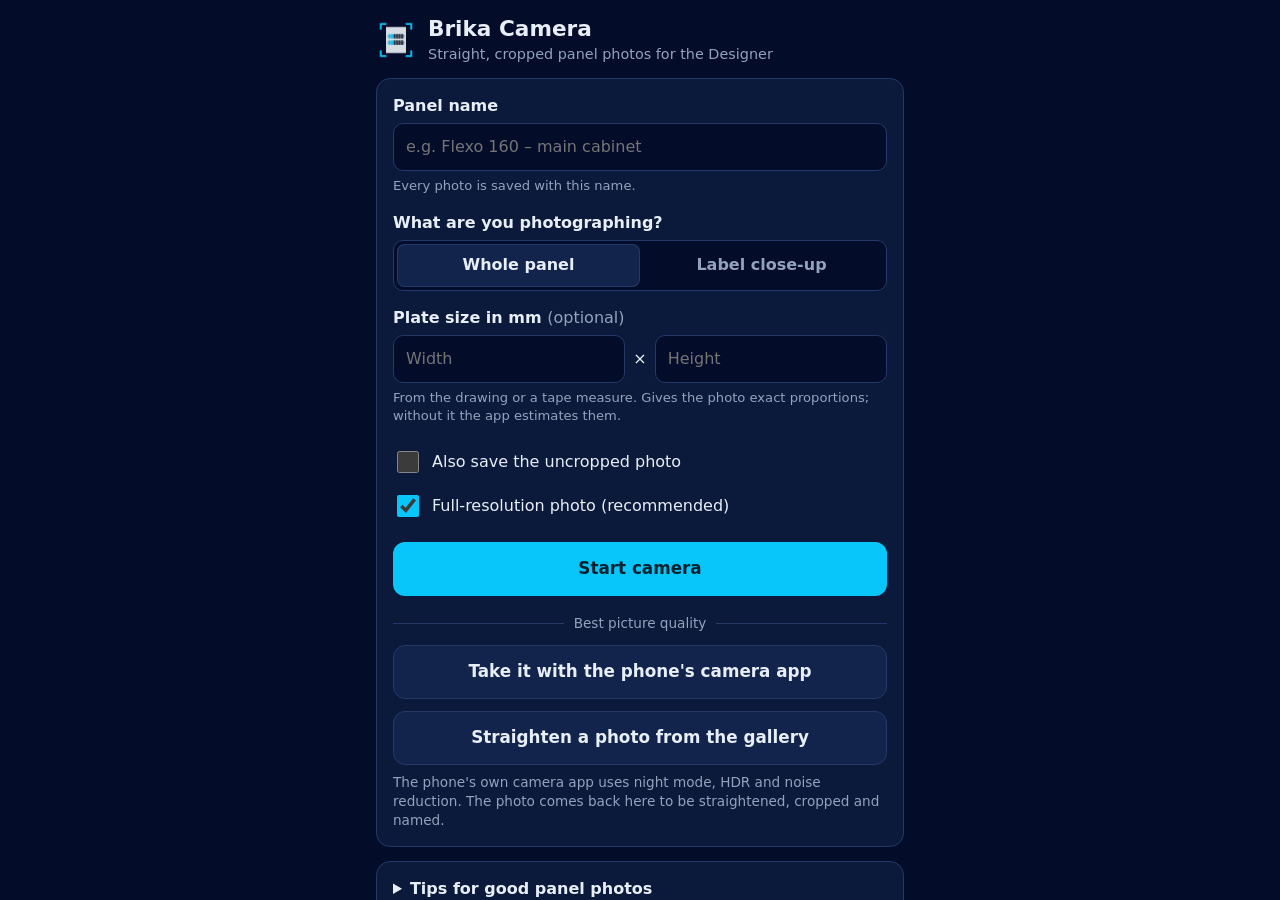
<file: index.html>
<!doctype html>
<html lang="en">
<head>
<meta charset="utf-8">
<meta name="viewport" content="width=device-width, initial-scale=1, viewport-fit=cover">
<meta name="theme-color" content="#030c29">
<meta name="color-scheme" content="dark">
<title>Brika Camera</title>
<link rel="manifest" href="manifest.webmanifest">
<link rel="icon" href="icons/icon-192.png">
<link rel="apple-touch-icon" href="icons/icon-192.png">
<link rel="stylesheet" href="app.css">
</head>
<body>

<!-- 1. Setup: which panel, how big, what kind of photo -->
<section id="setup" class="screen active" aria-labelledby="setup-title">
  <header class="brand">
    <img src="icons/icon-192.png" alt="" width="40" height="40">
    <div>
      <h1 id="setup-title">Brika Camera</h1>
      <p>Straight, cropped panel photos for the Designer</p>
    </div>
  </header>

  <form id="setup-form" class="card" autocomplete="off">
    <label class="field">
      <span>Panel name</span>
      <input id="panel-name" name="panel" required maxlength="60" placeholder="e.g. Flexo 160 – main cabinet" enterkeyhint="next">
      <small>Every photo is saved with this name.</small>
    </label>

    <fieldset class="field">
      <legend>What are you photographing?</legend>
      <div class="segmented" role="radiogroup">
        <label><input type="radio" name="mode" value="panel" checked><span>Whole panel</span></label>
        <label><input type="radio" name="mode" value="label"><span>Label close-up</span></label>
      </div>
    </fieldset>

    <fieldset class="field" id="size-field">
      <legend>Plate size in mm <em>(optional)</em></legend>
      <div class="size-row">
        <input id="plate-w" type="number" inputmode="numeric" min="50" max="5000" placeholder="Width">
        <span aria-hidden="true">×</span>
        <input id="plate-h" type="number" inputmode="numeric" min="50" max="5000" placeholder="Height">
      </div>
      <small>From the drawing or a tape measure. Gives the photo exact proportions; without it the app estimates them.</small>
    </fieldset>

    <label class="check"><input id="keep-original" type="checkbox"><span>Also save the uncropped photo</span></label>
    <label class="check"><input id="hi-res" type="checkbox"><span>Full-resolution photo (recommended)</span></label>

    <button class="primary big" type="submit">Start camera</button>
    <p class="or-line"><span>Best picture quality</span></p>
    <button id="native-camera" class="secondary big" type="button">Take it with the phone's camera app</button>
    <button id="pick-photo" class="secondary big" type="button">Straighten a photo from the gallery</button>
    <small class="muted small">The phone's own camera app uses night mode, HDR and noise reduction. The photo comes back here to be straightened, cropped and named.</small>
    <input id="native-input" type="file" accept="image/*" capture="environment" hidden>
    <input id="gallery-input" type="file" accept="image/*" hidden>
    <p id="setup-error" class="error" role="alert" hidden></p>
  </form>

  <details class="card tips">
    <summary>Tips for good panel photos</summary>
    <ul>
      <li><strong>Safety first:</strong> follow your site rules; don't open or remove covers on live equipment just for a photo.</li>
      <li>Open the door fully and stand in front of the <em>middle</em> of the plate.</li>
      <li>Hold the phone upright and follow the green level dot.</li>
      <li>Let the plate fill the screen but keep a small border so all 4 corners show.</li>
      <li>No flash: it makes glare on covers and duct lids. Use the torch button or room light.</li>
      <li>Glare on a cover? Step a little to the side: the app straightens the angle afterwards.</li>
      <li>Wipe the lens; a fingerprint makes every photo soft.</li>
      <li>After the whole panel, switch to <em>Label close-up</em> for nameplates you want to read later.</li>
    </ul>
  </details>

  <section class="card" id="saved-card" hidden>
    <h2>Saved this session</h2>
    <ul id="saved-list" class="saved"></ul>
    <p class="muted small">Photos go to the phone's <strong>Download</strong> folder and show up in the Gallery (album “Download”).</p>
  </section>
</section>

<!-- 2. Camera with live guidance -->
<section id="camera" class="screen" aria-label="Camera">
  <div class="topbar">
    <button id="cam-back" class="icon" aria-label="Back to setup">←</button>
    <div class="topinfo">
      <strong id="cam-panel"></strong>
      <span id="level-readout" class="muted">Level: –</span>
    </div>
    <button id="cam-switch" class="icon" aria-label="Switch camera" title="Switch camera" hidden>⟳</button>
    <input id="cam-tag" class="tag-input" placeholder="Tag, e.g. QF2" maxlength="30" autocomplete="off" hidden>
  </div>
  <div id="cam-stage" class="stage">
    <video id="video" playsinline muted autoplay></video>
    <canvas id="overlay"></canvas>
    <div id="hint" class="hint" aria-live="polite">Starting camera…</div>
    <button id="switch-outline" class="chip floating" hidden>Switch outline</button>
    <div id="flash" class="flash"></div>
  </div>
  <div class="bottombar">
    <button id="auto-toggle" class="toggle on" aria-pressed="true"><span>Auto</span><small>capture</small></button>
    <button id="shutter" class="shutter" aria-label="Take photo"><svg viewBox="0 0 80 80"><circle class="ring-bg" cx="40" cy="40" r="36"/><circle id="shutter-progress" class="ring" cx="40" cy="40" r="36"/><circle class="dot" cx="40" cy="40" r="28"/></svg></button>
    <button id="torch" class="toggle" aria-pressed="false" hidden><span>Light</span><small>off</small></button>
    <span id="torch-spacer" class="toggle-spacer"></span>
  </div>
</section>

<!-- 3. Review: adjust the 4 corners -->
<section id="review" class="screen" aria-label="Adjust corners">
  <div class="topbar">
    <button id="review-retake" class="icon" aria-label="Retake">←</button>
    <div class="topinfo"><strong>Check the corners</strong><span class="muted">Drag a corner onto the plate corner</span></div>
  </div>
  <div id="review-stage" class="stage">
    <canvas id="review-canvas"></canvas>
    <canvas id="loupe" class="loupe" width="150" height="150" hidden></canvas>
  </div>
  <div class="bottombar actions">
    <button id="review-next" class="secondary">Other outline</button>
    <button id="review-full" class="secondary">Whole photo</button>
    <button id="review-ok" class="primary">Straighten</button>
  </div>
</section>

<!-- 4. Result: checks and save -->
<section id="result" class="screen" aria-label="Result">
  <div class="topbar">
    <button id="result-back" class="icon" aria-label="Adjust corners">←</button>
    <div class="topinfo"><strong>Result</strong><span id="result-size" class="muted"></span></div>
  </div>
  <div class="stage result-stage">
    <canvas id="result-canvas"></canvas>
    <div id="busy" class="busy" hidden><div class="spinner"></div><p>Straightening…</p></div>
  </div>
  <div class="result-panel">
    <ul id="checks" class="checks"></ul>
    <label class="field compact"><span>File name</span><input id="file-name" autocomplete="off"></label>
    <div class="actions">
      <button id="result-retake" class="secondary">Retake</button>
      <button id="result-share" class="secondary" hidden>Share…</button>
      <button id="result-save" class="primary">Save to phone</button>
    </div>
  </div>
</section>

<div id="toast" class="toast" role="status" hidden></div>
<script type="module" src="js/app.js"></script>
</body>
</html>
</file>
<file: app.css>
:root {
  --bg: #030c29;
  --surface: #0b1a3a;
  --surface-2: #12244b;
  --line: #24396a;
  --text: #e8eef7;
  --muted: #93a3bd;
  --accent: #08c5fa;
  --accent-ink: #00222e;
  --good: #34d399;
  --warn: #fbbf24;
  --bad: #f87171;
  --radius: 14px;
  color-scheme: dark;
}
* { box-sizing: border-box; }
html, body { margin: 0; height: 100%; background: var(--bg); color: var(--text); }
body {
  font: 16px/1.4 system-ui, -apple-system, "Segoe UI", Roboto, sans-serif;
  -webkit-tap-highlight-color: transparent;
  overscroll-behavior: none;
}
button, input { font: inherit; color: inherit; }
button { cursor: pointer; }
h1, h2 { margin: 0; line-height: 1.2; }
h1 { font-size: 1.35rem; }
h2 { font-size: 1.05rem; margin-bottom: 8px; }
.muted { color: var(--muted); }
.small { font-size: .85rem; }
.error { color: var(--bad); margin: 8px 0 0; }

/* Screens */
.screen { display: none; height: 100dvh; flex-direction: column; }
.screen.active { display: flex; }
#setup {
  overflow-y: auto; padding: calc(16px + env(safe-area-inset-top)) 16px calc(24px + env(safe-area-inset-bottom));
  gap: 14px; max-width: 560px; margin: 0 auto;
}
.brand { display: flex; align-items: center; gap: 12px; }
.brand img { border-radius: 10px; }
.brand p { margin: 2px 0 0; color: var(--muted); font-size: .9rem; }

.card { background: var(--surface); border: 1px solid var(--line); border-radius: var(--radius); padding: 16px; }
.field { display: flex; flex-direction: column; gap: 6px; border: 0; padding: 0; margin: 0 0 16px; min-width: 0; }
.field > span, .field legend { font-weight: 600; padding: 0; }
.field legend { margin-bottom: 6px; }
.field em { font-weight: 400; color: var(--muted); font-style: normal; }
.field small { color: var(--muted); font-size: .82rem; }
.field.compact { margin: 0; }
input:not([type=radio]):not([type=checkbox]) {
  width: 100%; min-height: 48px; padding: 10px 12px; border-radius: 10px;
  background: var(--bg); border: 1px solid var(--line); outline: none;
}
input:focus-visible { border-color: var(--accent); box-shadow: 0 0 0 2px color-mix(in srgb, var(--accent) 35%, transparent); }
.size-row { display: grid; grid-template-columns: 1fr auto 1fr; align-items: center; gap: 8px; }
.segmented { display: grid; grid-template-columns: 1fr 1fr; background: var(--bg); border: 1px solid var(--line); border-radius: 10px; padding: 3px; }
.segmented label { position: relative; }
.segmented input { position: absolute; opacity: 0; inset: 0; }
.segmented span { display: block; text-align: center; padding: 10px 6px; border-radius: 8px; font-weight: 600; color: var(--muted); }
.segmented input:checked + span { background: var(--surface-2); color: var(--text); box-shadow: inset 0 0 0 1px var(--line); }
.segmented input:focus-visible + span { outline: 2px solid var(--accent); }
.check { display: flex; align-items: center; gap: 10px; min-height: 40px; margin-bottom: 4px; }
.check input { width: 22px; height: 22px; accent-color: var(--accent); }

.primary, .secondary {
  min-height: 48px; padding: 10px 16px; border-radius: 12px; border: 1px solid transparent; font-weight: 700;
}
.primary { background: var(--accent); color: var(--accent-ink); }
.primary:active { filter: brightness(.9); }
.secondary { background: var(--surface-2); border-color: var(--line); }
.big { width: 100%; margin-top: 12px; min-height: 54px; font-size: 1.05rem; }
.or-line { display: flex; align-items: center; gap: 10px; margin: 18px 0 0; color: var(--muted); font-size: .85rem; }
.or-line::before, .or-line::after { content: ""; flex: 1; border-top: 1px solid var(--line); }
#setup-form > small.muted { display: block; margin-top: 8px; }
.tips summary { font-weight: 600; cursor: pointer; min-height: 32px; }
.tips ul { margin: 10px 0 0; padding-left: 20px; color: var(--muted); }
.tips li { margin-bottom: 6px; }
.tips strong { color: var(--text); }
.saved { list-style: none; margin: 0; padding: 0; display: grid; gap: 8px; }
.saved li { display: flex; align-items: center; gap: 10px; font-size: .9rem; overflow-wrap: anywhere; }
.saved img { width: 44px; height: 44px; object-fit: cover; border-radius: 6px; flex: none; background: var(--bg); }

/* Camera / review / result shell */
.topbar {
  display: flex; align-items: center; gap: 10px; padding: calc(8px + env(safe-area-inset-top)) 12px 8px;
  background: var(--bg); min-height: 56px; flex-wrap: wrap;
}
.topinfo { display: flex; flex-direction: column; min-width: 0; flex: 1; }
.topinfo strong, .topinfo span { white-space: nowrap; overflow: hidden; text-overflow: ellipsis; }
.topinfo span { font-size: .85rem; }
.icon { width: 44px; height: 44px; border-radius: 50%; border: 1px solid var(--line); background: var(--surface); font-size: 1.2rem; flex: none; }
.tag-input { flex: 1 1 100%; }
.stage { position: relative; flex: 1; min-height: 0; overflow: hidden; background: #000; touch-action: none; }
.stage video, .stage canvas { position: absolute; }
#overlay { pointer-events: none; }
.hint {
  position: absolute; left: 12px; right: 12px; top: 12px; padding: 10px 14px; border-radius: 12px;
  background: rgba(3, 12, 41, .82); border: 1px solid var(--line); font-weight: 600; text-align: center;
  backdrop-filter: blur(6px);
}
.hint.good { border-color: var(--good); color: var(--good); }
.hint.warn { border-color: var(--warn); color: var(--warn); }
.hint.bad { border-color: var(--bad); color: #fecaca; }
.chip { min-height: 40px; padding: 6px 14px; border-radius: 20px; border: 1px solid var(--line); background: rgba(3, 12, 41, .85); font-weight: 600; }
.floating { position: absolute; left: 50%; transform: translateX(-50%); bottom: 14px; }
.flash { position: absolute; inset: 0; background: #fff; opacity: 0; pointer-events: none; transition: opacity .25s; }
.flash.on { opacity: .8; transition: none; }

.bottombar {
  display: flex; align-items: center; justify-content: space-around; gap: 10px;
  padding: 12px 16px calc(14px + env(safe-area-inset-bottom)); background: var(--bg);
}
.bottombar.actions { justify-content: stretch; }
.bottombar.actions > * { flex: 1; padding-left: 8px; padding-right: 8px; }
.toggle, .toggle-spacer { width: 72px; height: 56px; }
.toggle {
  border-radius: 14px; border: 1px solid var(--line); background: var(--surface); display: flex; flex-direction: column;
  align-items: center; justify-content: center; line-height: 1.1; font-weight: 700;
}
.toggle small { font-weight: 400; color: var(--muted); font-size: .75rem; }
.toggle.on { border-color: var(--accent); color: var(--accent); }
.shutter { width: 80px; height: 80px; padding: 0; border: 0; background: none; }
.shutter svg { width: 100%; height: 100%; transform: rotate(-90deg); }
.shutter .ring-bg { fill: none; stroke: #fff; stroke-width: 4; opacity: .9; }
.shutter .ring { fill: none; stroke: var(--good); stroke-width: 6; stroke-dasharray: 226.2; stroke-dashoffset: 226.2; stroke-linecap: round; }
.shutter .dot { fill: #fff; transition: transform .1s; transform-origin: 40px 40px; }
.shutter:active .dot { transform: scale(.9); }
.shutter:disabled { opacity: .5; }

.loupe { position: absolute; width: 150px; height: 150px; border-radius: 50%; border: 3px solid var(--accent); box-shadow: 0 4px 20px rgba(0,0,0,.6); pointer-events: none; }

.result-stage { background: #111; }
.result-panel { padding: 12px 16px calc(14px + env(safe-area-inset-bottom)); display: grid; gap: 12px; background: var(--bg); }
.result-panel .actions { display: flex; gap: 10px; }
.result-panel .actions > * { flex: 1; }
.checks { list-style: none; margin: 0; padding: 0; display: grid; gap: 6px; }
.checks li { display: flex; gap: 10px; align-items: flex-start; font-size: .92rem; }
.checks .mark { flex: none; width: 22px; height: 22px; border-radius: 50%; display: grid; place-items: center; font-size: .8rem; font-weight: 800; color: var(--bg); margin-top: 1px; }
.checks .good .mark { background: var(--good); }
.checks .warn .mark { background: var(--warn); }
.checks .bad .mark { background: var(--bad); }
.checks .text small { display: block; color: var(--muted); }
.busy { position: absolute; inset: 0; display: grid; place-content: center; justify-items: center; gap: 10px; background: rgba(3,12,41,.7); }
.busy[hidden] { display: none; }
.spinner { width: 42px; height: 42px; border-radius: 50%; border: 4px solid var(--line); border-top-color: var(--accent); animation: spin 1s linear infinite; }
@keyframes spin { to { transform: rotate(360deg); } }
.toast {
  position: fixed; left: 16px; right: 16px; bottom: calc(110px + env(safe-area-inset-bottom)); margin: 0 auto; max-width: 480px;
  padding: 12px 16px; border-radius: 12px; background: var(--surface-2); border: 1px solid var(--line); box-shadow: 0 6px 24px rgba(0,0,0,.5);
  z-index: 10;
}
@media (prefers-reduced-motion: reduce) { .spinner { animation-duration: 3s; } .flash { transition: none; } }
</file>
